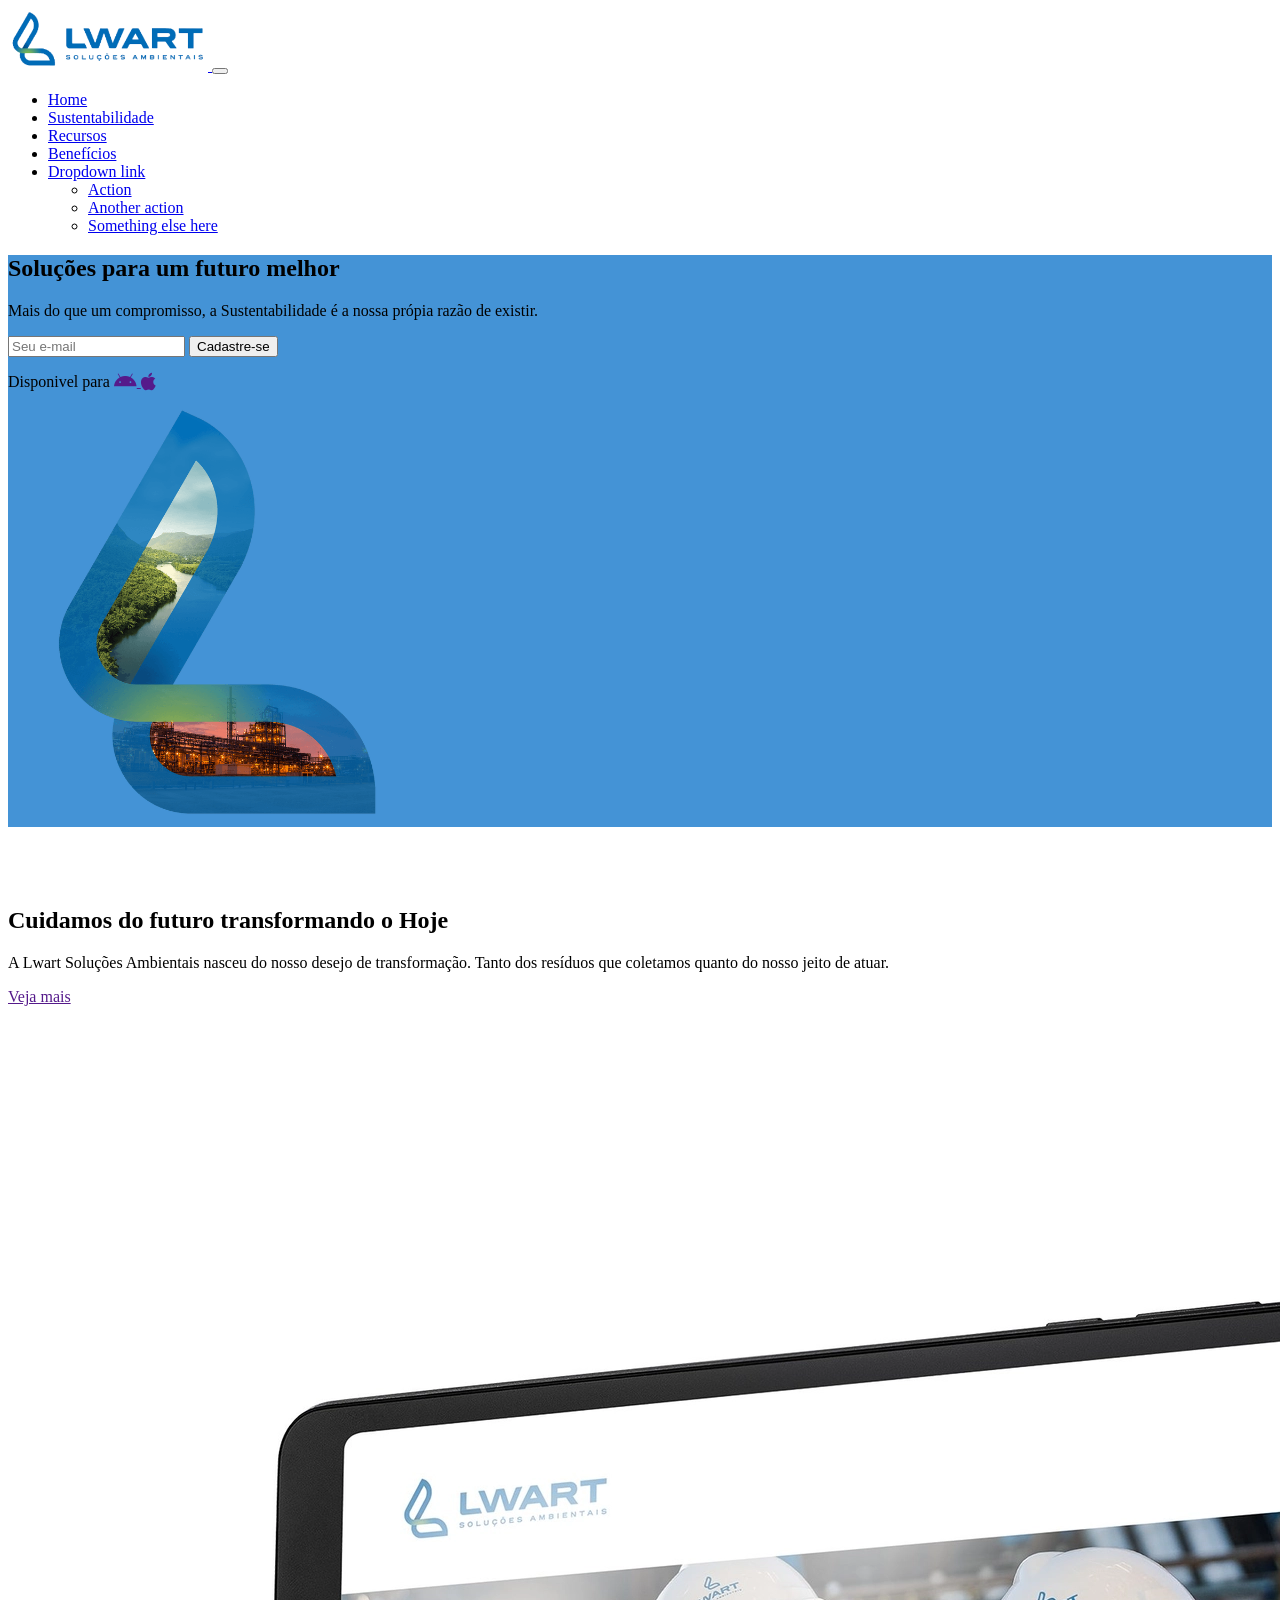
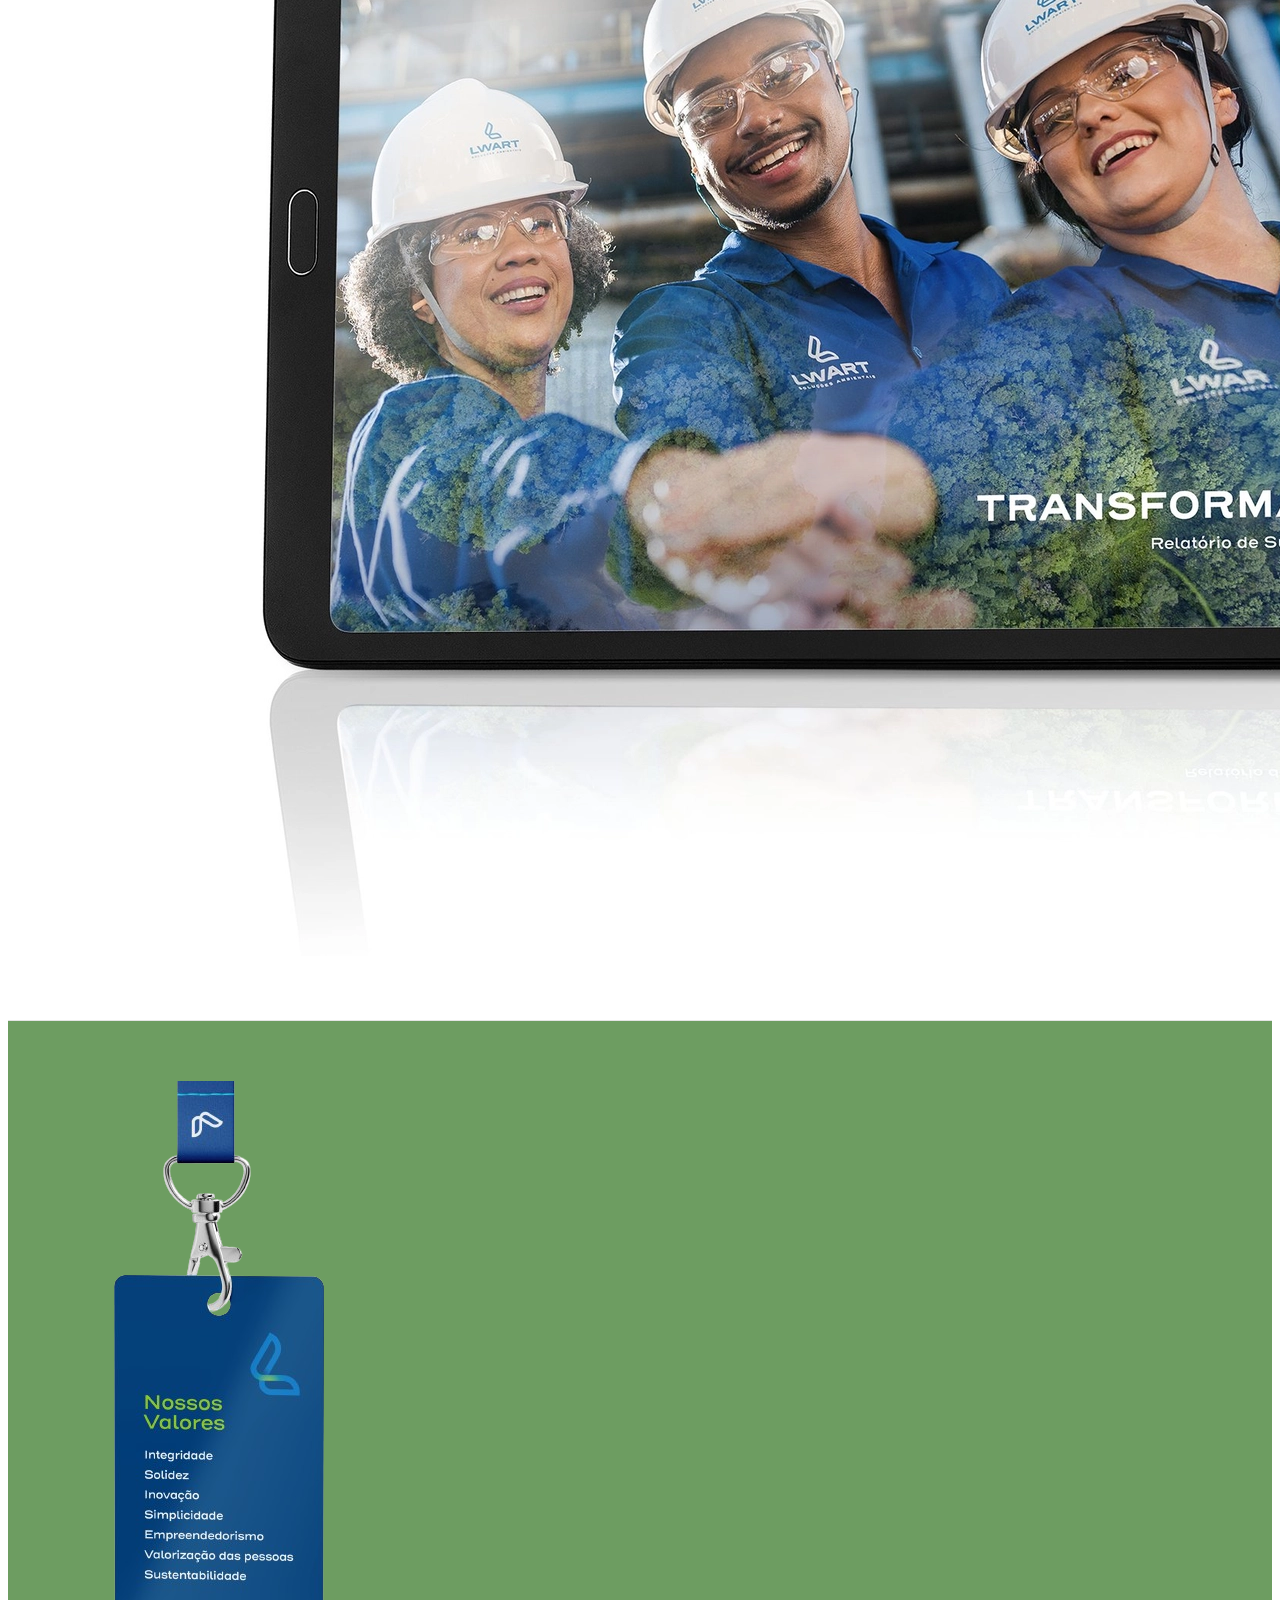
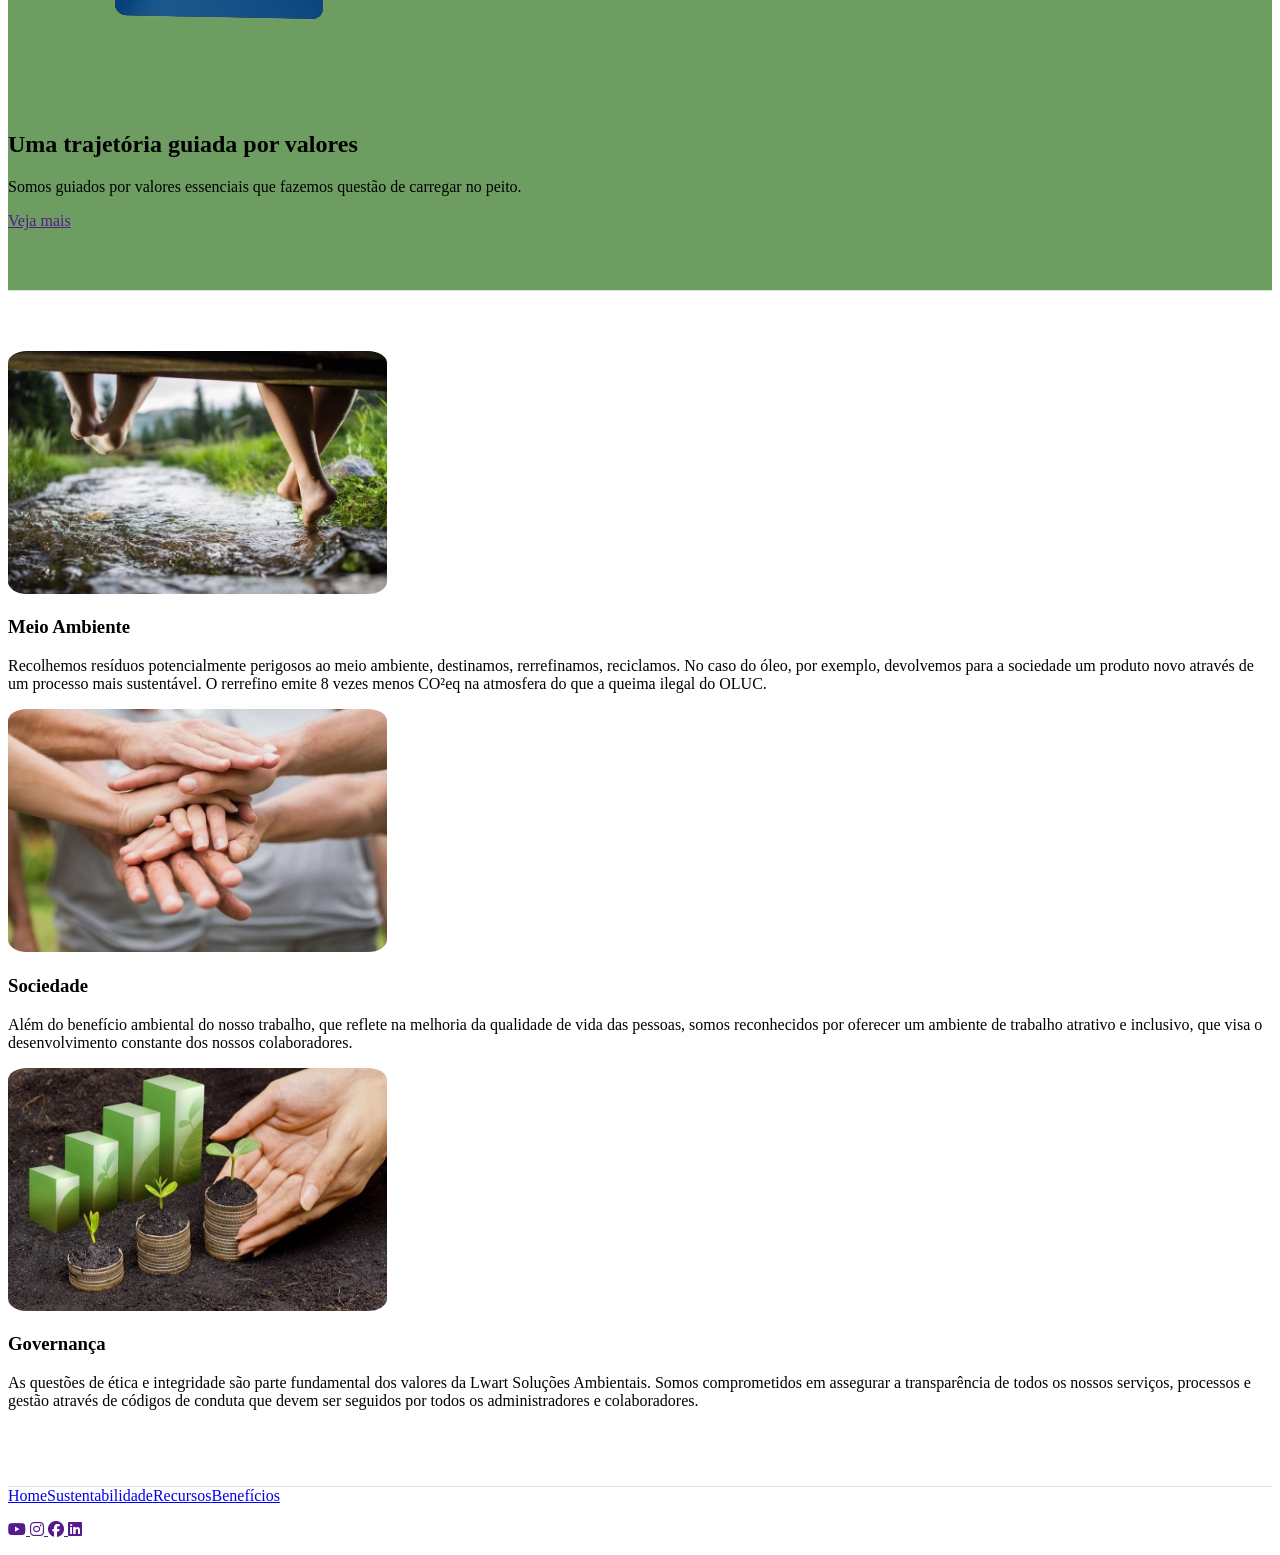
<file: Lwart/index.html>
<!DOCTYPE html>
<html lang="en">
<head>
    <meta charset="UTF-8">
    <meta name="viewport" content="width=device-width, initial-scale=1.0">
    <link rel="stylesheet" href="https://use.fontawesome.com/releases/v5.3.1/css/all.css"integrity="sha384-mzrmE5qonljUremFsqc01SB46JvROS7bZs3IO2EmfFsd15uHvIt+Y8vEf7N7fWAU" crossorigin="anonymous">
    <link href="https://cdn.jsdelivr.net/npm/bootstrap@5.0.2/dist/css/bootstrap.min.css" rel="stylesheet"integrity="sha384-EVSTQN3/azprG1Anm3QDgpJLIm9Nao0Yz1ztcQTwFspd3yD65VohhpuuCOmLASjC" crossorigin="anonymous"/>
    <link rel="stylesheet" href="https://cdnjs.cloudflare.com/ajax/libs/font-awesome/6.5.2/css/all.min.css" integrity="sha512-SnH5WK+bZxgPHs44uWIX+LLJAJ9/2PkPKZ5QiAj6Ta86w+fsb2TkcmfRyVX3pBnMFcV7oQPJkl9QevSCWr3W6A==" crossorigin="anonymous" referrerpolicy="no-referrer" />
    <link rel="stylesheet" href="css/styles.css">
    <link rel="shortcut icon" href="imagens/card-share-lwart.png" type="image/x-icon" w/>
    <title>Lwart Soluções Ambientais</title>
</head>

<body>
  <!--inicio do cabeçalho-->
  <header>
    <nav class="navbar navbar-expand-sm btn btn-dark">
      <div class="container">

        <a class="navbar-brand" href="#">
          <img src="imagens/images-lg (1).png" alt="" width="200">
        </a>


        <button class="navbar-toggler" type="button" data-bs-toggle="collapse" data-bs-target="#nav-principal"aria-controls="navbarSupportedContent" aria-expanded="false" aria-label="Toggle navigation">
          <span class="navbar-toggler-icon"></span>
        </button>

        <div class="collapse navbar-collapse" id="nav-principal">

          <ul class="navbar-nav ms-auto">
            <li class="nav-item">
              <a class="nav-link" href="#">Home</a>
            </li>
            <li class="nav-item">
              <a class="nav-link" href="#">Sustentabilidade</a>
            </li>
            <li class="nav-item">
              <a class="nav-link" href="#">Recursos</a>
            </li>
            <li class="nav-item">
              <a class="nav-link" href="#">Benefícios</a>
            </li>
            <li class="nav-item dropdown">
              <a class="nav-link dropdown-toggle btn btn-outline-light" href="#" id="navbarDropdownMenuLink" role="button" data-bs-toggle="dropdown" aria-expanded="false">
                Dropdown link
              </a>
              <ul class="dropdown-menu" aria-labelledby="navbarDropdownMenuLink">
                <li><a class="dropdown-item" href="#">Action</a></li>
                <li><a class="dropdown-item" href="#">Another action</a></li>
                <li><a class="dropdown-item" href="#">Something else here</a></li>
              </ul>
            </li>
          </ul>
        </div>
      </div>
    </nav>
  </header>
  <!--fim do cabeçalho-->

  <!-- inicio da seção home -->
  <section id="home">
    <div class="container">
      <div class="row">

        <div class="col-md-6 d-flex">

          <div class="align-self-center">
            <h1 class="display-4">Soluções para um futuro melhor</h1>
            <p>Mais do que um compromisso, a Sustentabilidade é a nossa própia razão de existir.</p>

            <form class="mt-4 mb-4">
              <div class="input-group input-group-lg">
                <input type="text" placeholder="Seu e-mail" class="form-control">
                <button type="button" class="btn btn-primary">Cadastre-se</button>
              </div>
            </form>
            <p>Disponivel para
              <a href="" class="btn btn-outline-dark">
                <i class="fab fa-android fa-lg"></i>
              </a>
              <a href="" class="btn btn-outline-dark">
                <i class="fab fa-apple fa-lg"></i>
              </a>
            </p>
          </div>
        </div>
        <!-- final dos textos -->

        <div class="col-md-6 d-none d-md-block mt-2">
          <img src="imagens/logo-essencia.png" alt="logoessen" width="400">
        </div>
      </div>
    </div>

  </section>
  <!-- fim da sessão home -->

  <!-- inicio da sessão saiba -->
  <section class="caixa">
    <div class="container">
      <div class="row">
        <div class="col-md-6 d-flex">
          <div class="align-self-center">
            <h2>Cuidamos do futuro transformando o Hoje</h2>
            <p>A Lwart Soluções Ambientais nasceu do nosso desejo de transformação. Tanto dos resíduos que coletamos quanto do nosso jeito de atuar.</p>
            <a href="" class="btn btn-primary">Veja mais</a>
          </div>
        </div>

        <div class="col-md-6 d-none d-md-block mt-3">
          <img class="img-fluid" src="imagens/relatorio-sustentabilidade-2023.webp" alt="logoessen">
        </div>
      </div>
    </div>

  </section>
  <!-- final da sessão saiba -->

  <!-- incio da sessão juros -->
    <section class="cracha">
        <div class="container">
          <div class="row">
            <div class="col-md-6">
              <img class="img-fluid" src="imagens/cracha-.png" alt="juros.png">
            </div>
        

        <div class="col-md-6 d-flex">
          <div class="align-self-lg-center">
            <h2>Uma trajetória guiada por valores</h2>
            <p>Somos guiados por valores essenciais que fazemos questão de carregar no peito.</p>
            <a href="" class="btn btn-primary">Veja mais</a>
          </div>
          
        </div>
      </div>
      </div>
    </section>
  <!-- final da sessão juros -->
    
  <section class="caixa">
    <div class="container">
      <div class="row">
        <div class="col">
          <img class="border" class="img-fluid" src="imagens/meio-ambiente.webp" alt=". . .">
          <h3>Meio Ambiente</h3>
          <p>Recolhemos resíduos potencialmente perigosos ao meio ambiente, destinamos, rerrefinamos, reciclamos.  No caso do óleo, por exemplo, devolvemos para a sociedade um produto novo através de um processo mais sustentável. O rerrefino emite 8 vezes menos CO²eq na atmosfera do que a queima ilegal do OLUC.</p>
          </div>

          <div class="col">
            <img class="border" class="img-fluid" src="imagens/sociedade.webp" alt=". . .">
            <h3>Sociedade</h3>
            <p>Além do benefício ambiental do nosso trabalho, que reflete na melhoria da qualidade de vida das pessoas, somos reconhecidos por oferecer um ambiente de trabalho atrativo e inclusivo, que visa o desenvolvimento constante dos nossos colaboradores.</p>
          </div>

            <div class="col">
              <img class="border" class="img-fluid" src="imagens/governanca.webp" alt=". . .">
              <h3>Governança</h3>
              <p>As questões de ética e integridade são parte fundamental dos valores da Lwart Soluções Ambientais. Somos comprometidos em assegurar a transparência de todos os nossos serviços, processos e gestão através de códigos de conduta que devem ser seguidos por todos os administradores e colaboradores.</p>
            </div>
          </div>
        </div>
  </section>

  <!--Início do Rodapé-->
    <div class="container">
      <div class="row">
        <div class="col-md-6 mt-2">
          <div class="man">

            <a class="nav-link" href="#">Home</a>

            <a class="nav-link" href="#">Sustentabilidade</a>

            <a class="nav-link" href="#">Recursos</a>

            <a class="nav-link" href="#">Benefícios</a>
          </div>
        </div>

        <div class="col-md-6 mt-2">
          <p>
            <a href="" class="btn btn-outline-dark">
              <i class="fa-brands fa-youtube"></i>
            </a>

            <a href="" class="btn btn-outline-dark">
              <i class="fa-brands fa-instagram"></i>
            </a>

            <a href="" class="btn btn-outline-dark">
              <i class="fa-brands fa-facebook"></i>
            </a>

            <a href="" class="btn btn-outline-dark">
              <i class="fa-brands fa-linkedin"></i>
            </a>
          </p>
        </div>
      </div>
    </div>
  































  <script src="https://cdn.jsdelivr.net/npm/bootstrap@5.0.2/dist/js/bootstrap.bundle.min.js"
    integrity="sha384-MrcW6ZMFYlzcLA8Nl+NtUVF0sA7MsXsP1UyJoMp4YLEuNSfAP+JcXn/tWtIaxVXM" crossorigin="anonymous">
  </script>
</body>
</html>
</file>
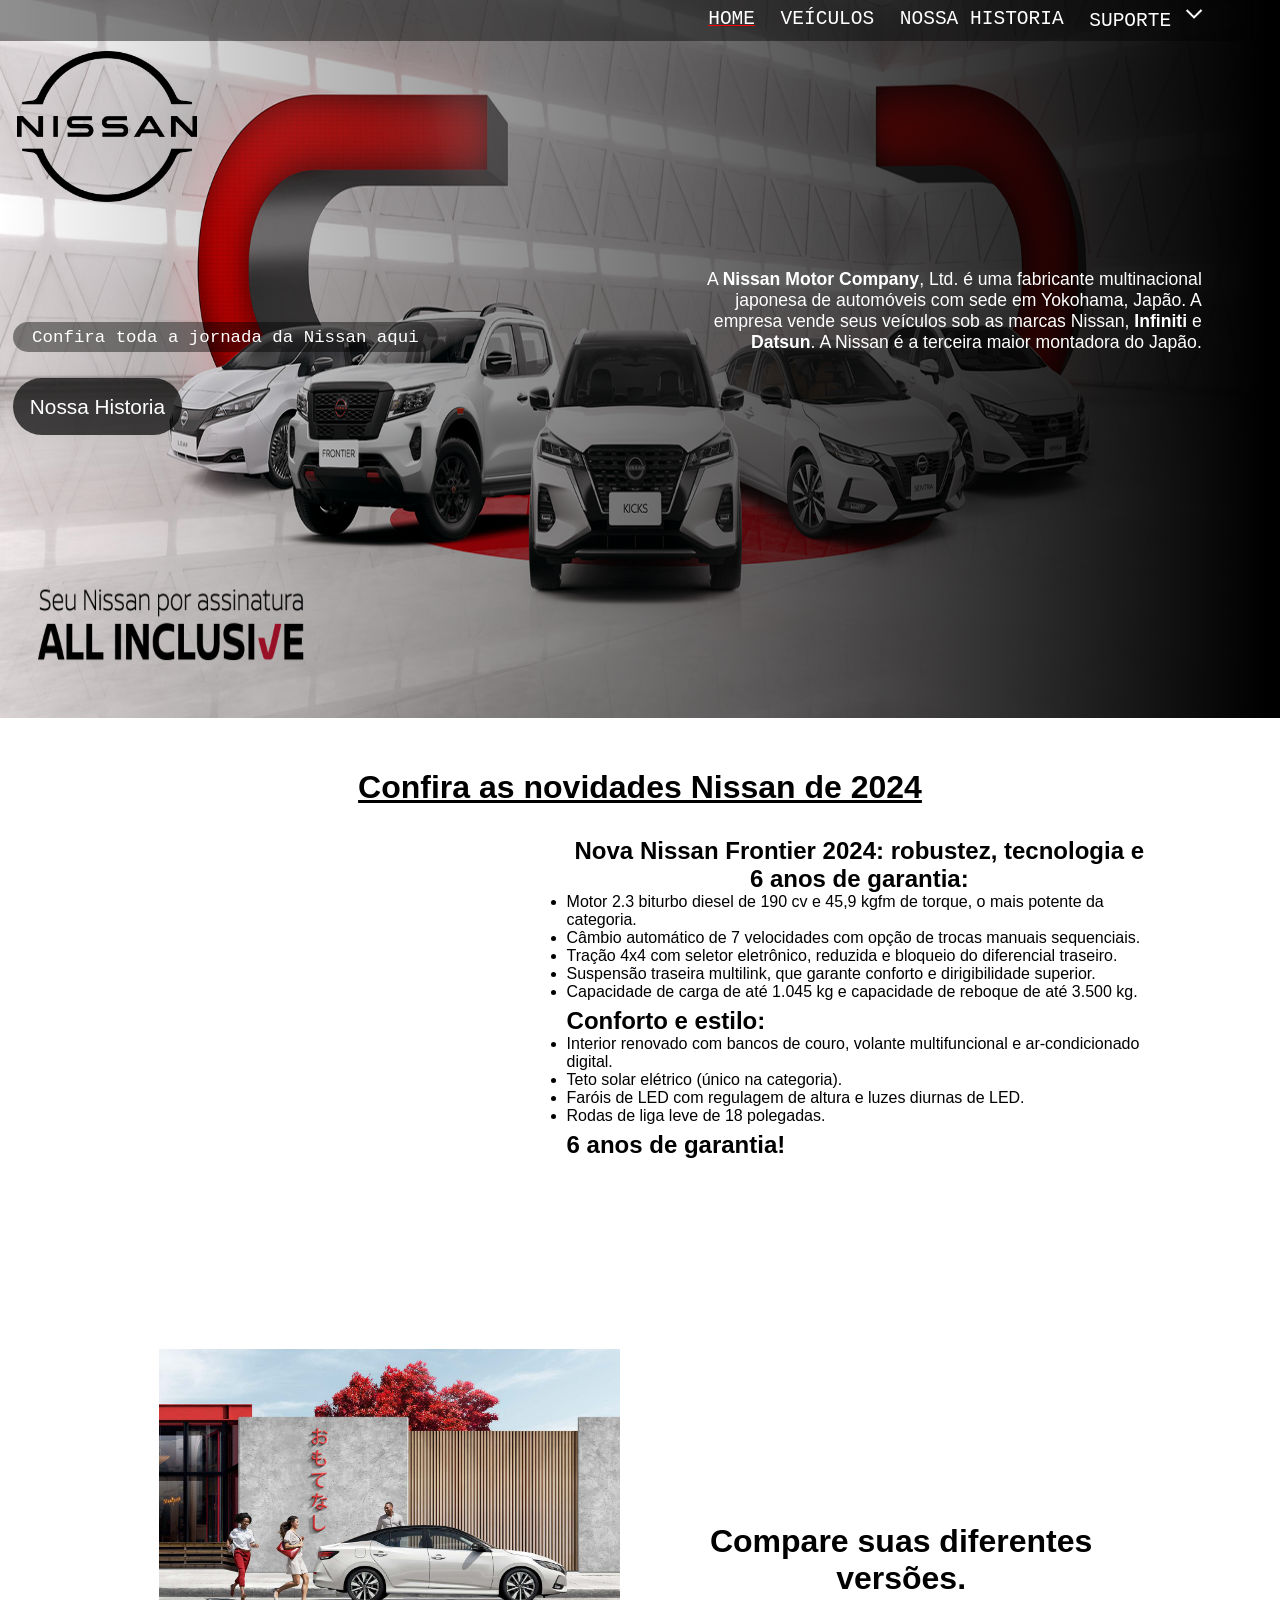
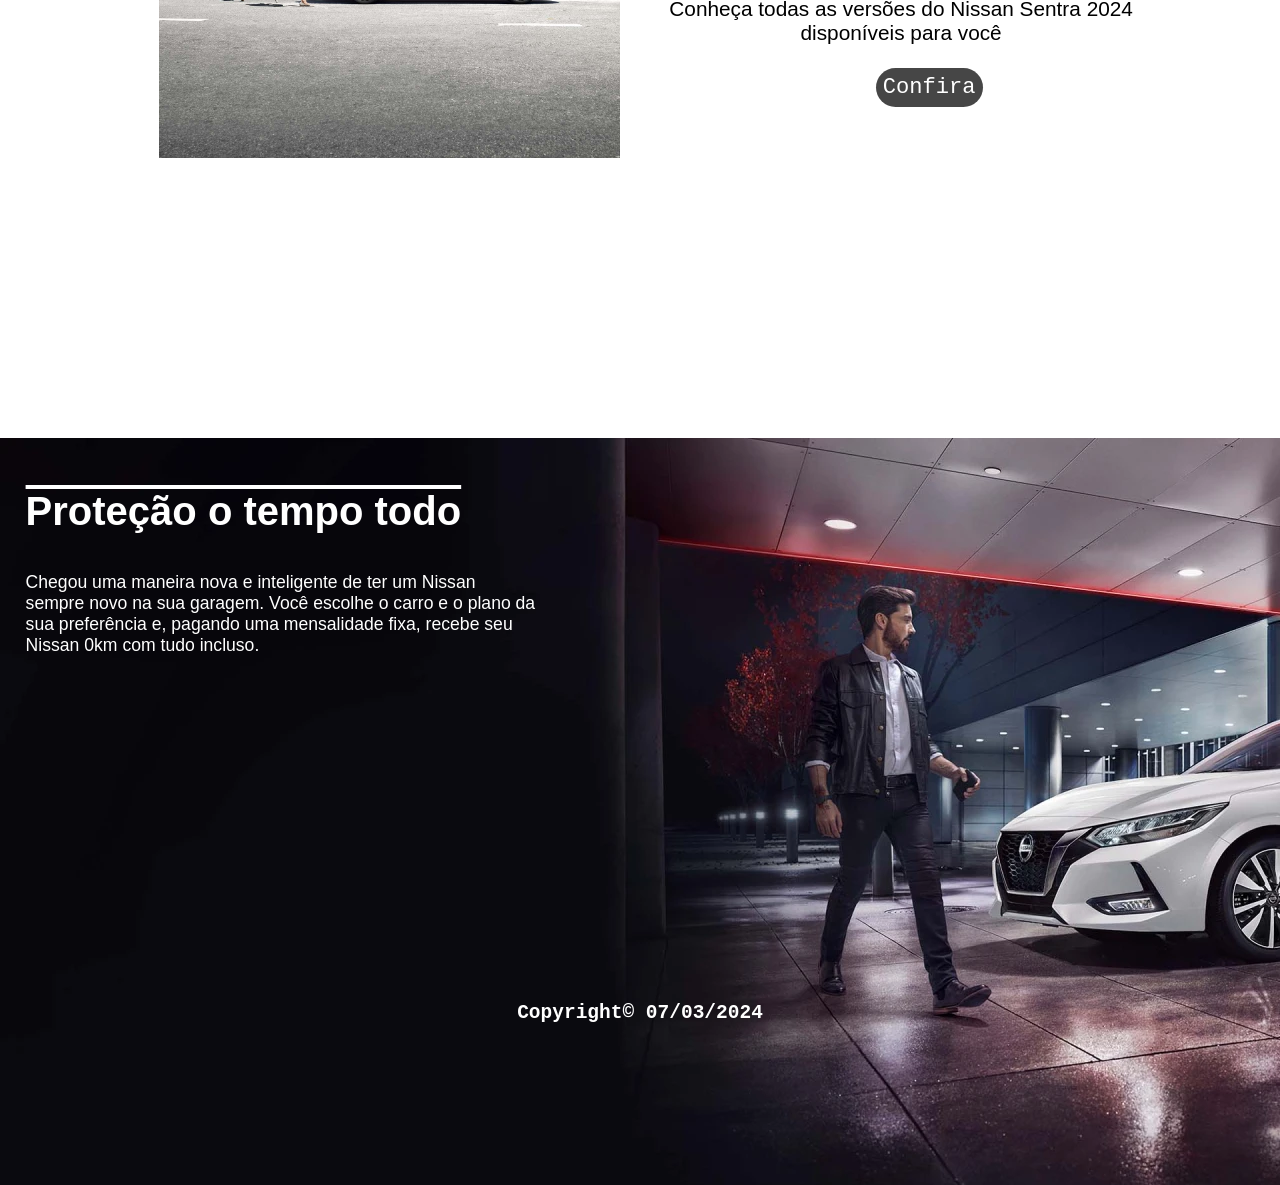
<file: Nissan final/index.html>
<!DOCTYPE html>
<html lang="en">
  <head>
    <meta charset="UTF-8" />
    <meta name="viewport" content="width=device-width, initial-scale=1.0" />
    <title>Nissan</title>
    <link rel="shortcut icon" href="imagens/icon.jpg" type="image/x-icon" />
    <link rel="stylesheet" href="homecss/teste.css" />
    <link rel="stylesheet" href="homecss/conteudo.css" />
  </head>

  <body class="Bhome">
    <div id="conteiner">
      <div id="slider">
        <figure>
          <img class="imagens" src="imagens/Move-Desk_ 2666x1500.jpg" />
          <img class="imagens" src="imagens/monte de carros.webp" />
          <img
            class="imagens"
            src="imagens/FILES-JAPAN-AUTO-NISSAN-RECALL.jpg"
          />
          <img
            class="imagens"
            src="imagens/2NovaFrontier_banners_pace_desktop_3000x1300.psd-min.png.ximg.full.hero.png"
          />
          <img class="imagens" src="imagens/Move-Desk_ 2666x1500.jpg" />
        </figure>
      </div>
      <div id="conteudo">
        <div id="topo-b"></div>
        <div id="coisa">
          <a href="index.html"
            ><img
              id="logo"
              src="imagens/nissan logo.png"
              alt="logo"
              width="180"
          /></a>
          <div class="butao">
            <p id="confira">Confira toda a jornada da Nissan aqui</p>
            <a href="historia.html">Nossa Historia</a>
          </div>
        </div>
        <ul id="right">
          <ul id="menuH">
            <li class="home">
              <a id="home" href="index.html">HOME</a>
            </li>
            <li class="veiculos">
              <a id="veiculos" href="carros.html">VEÍCULOS</a>
            </li>
            <li class="nh">
              <a id="nh" href="historia.html">NOSSA HISTORIA</a>
            </li>
            <li class="suporte">
              <a id="suporte" href="#"
                >SUPORTE
                <img class="setinha" src="imagens/setinhadumal.png" width="22"
              /></a>
              <ul id="resp-suporte">
                <li>
                  <a href="">CONTATO</a>
                </li>
                <li>
                  <a href="#">RECALL</a>
                </li>
              </ul>
            </li>
          </ul>
          <p id="curiosidade">
            A <strong>Nissan Motor Company</strong>, Ltd. é uma fabricante
            multinacional japonesa de automóveis com sede em Yokohama, Japão. A
            empresa vende seus veículos sob as marcas Nissan,
            <strong>Infiniti</strong> e <strong>Datsun</strong>. A Nissan é a
            terceira maior montadora do Japão.
          </p>
        </ul>
      </div>
      <div id="conteudoC">
        <h1>Confira as novidades Nissan de 2024</h1>
        <div class="frontier">
          <iframe
            id="frontier"
            src="https://www.youtube.com/embed/93wYlA3fSOc?si=ixqY51_GuHpSjRce"
            title="YouTube video player"
            frameborder="0"
            allow="accelerometer; autoplay; clipboard-write; encrypted-media; gyroscope; picture-in-picture; web-share"
            allowfullscreen
          ></iframe>
          <div id="ulS">
          <h2>
            Nova Nissan Frontier 2024: robustez, tecnologia e 6 anos de garantia:
          </h2>
          
          <ul>
            <li>
              Motor 2.3 biturbo diesel de 190 cv e 45,9 kgfm de torque, o mais
              potente da categoria.
            </li>
            <li>
              Câmbio automático de 7 velocidades com opção de trocas manuais
              sequenciais.
            </li>
            <li>
              Tração 4x4 com seletor eletrônico, reduzida e bloqueio do
              diferencial traseiro.
            </li>
            <li>
              Suspensão traseira multilink, que garante conforto e
              dirigibilidade superior.
            </li>
            <li>
              Capacidade de carga de até 1.045 kg e capacidade de reboque de até
              3.500 kg.
            </li>
          </ul>
          <h2 id="contex">Conforto e estilo:</h2>
          <ul>
            <li>
              Interior renovado com bancos de couro, volante multifuncional e
              ar-condicionado digital.
            </li>
            <li>Teto solar elétrico (único na categoria).</li>
            <li>
              Faróis de LED com regulagem de altura e luzes diurnas de LED.
            </li>
            <li>Rodas de liga leve de 18 polegadas.</li>
          </ul>
          <h2 id="contex">6 anos de garantia!</h2>
        </div>
      </div>
        <div id="conteudoD">
          <div id="carro1">
            <img
              src="imagens/sentra-comparador-d2.jpg"
              alt="sentra-comparador-d2"
            />
            <h1>Compare suas diferentes versões.</h1>
            <p>
              Conheça todas as versões do Nissan Sentra 2024 disponíveis para
              você
            </p>
            <a class="botao" href="#">Confira</a>
          </div>
        </div>
      </div>
    </div>

    <div id="container2" img="imagens/pic-banner-sentra-1.webp">
      <h1 id="titulot2">Proteção o tempo todo</h1>
      <p>Chegou uma maneira nova e inteligente de ter um Nissan sempre novo na sua garagem. Você escolhe o carro e o plano da sua preferência e, pagando uma mensalidade fixa, recebe seu Nissan 0km com tudo incluso.</p>

      <div class="copy">
        <h2>Copyright© 07/03/2024</h2>
      </div>
    </div>
  </body>
</html>
</file>
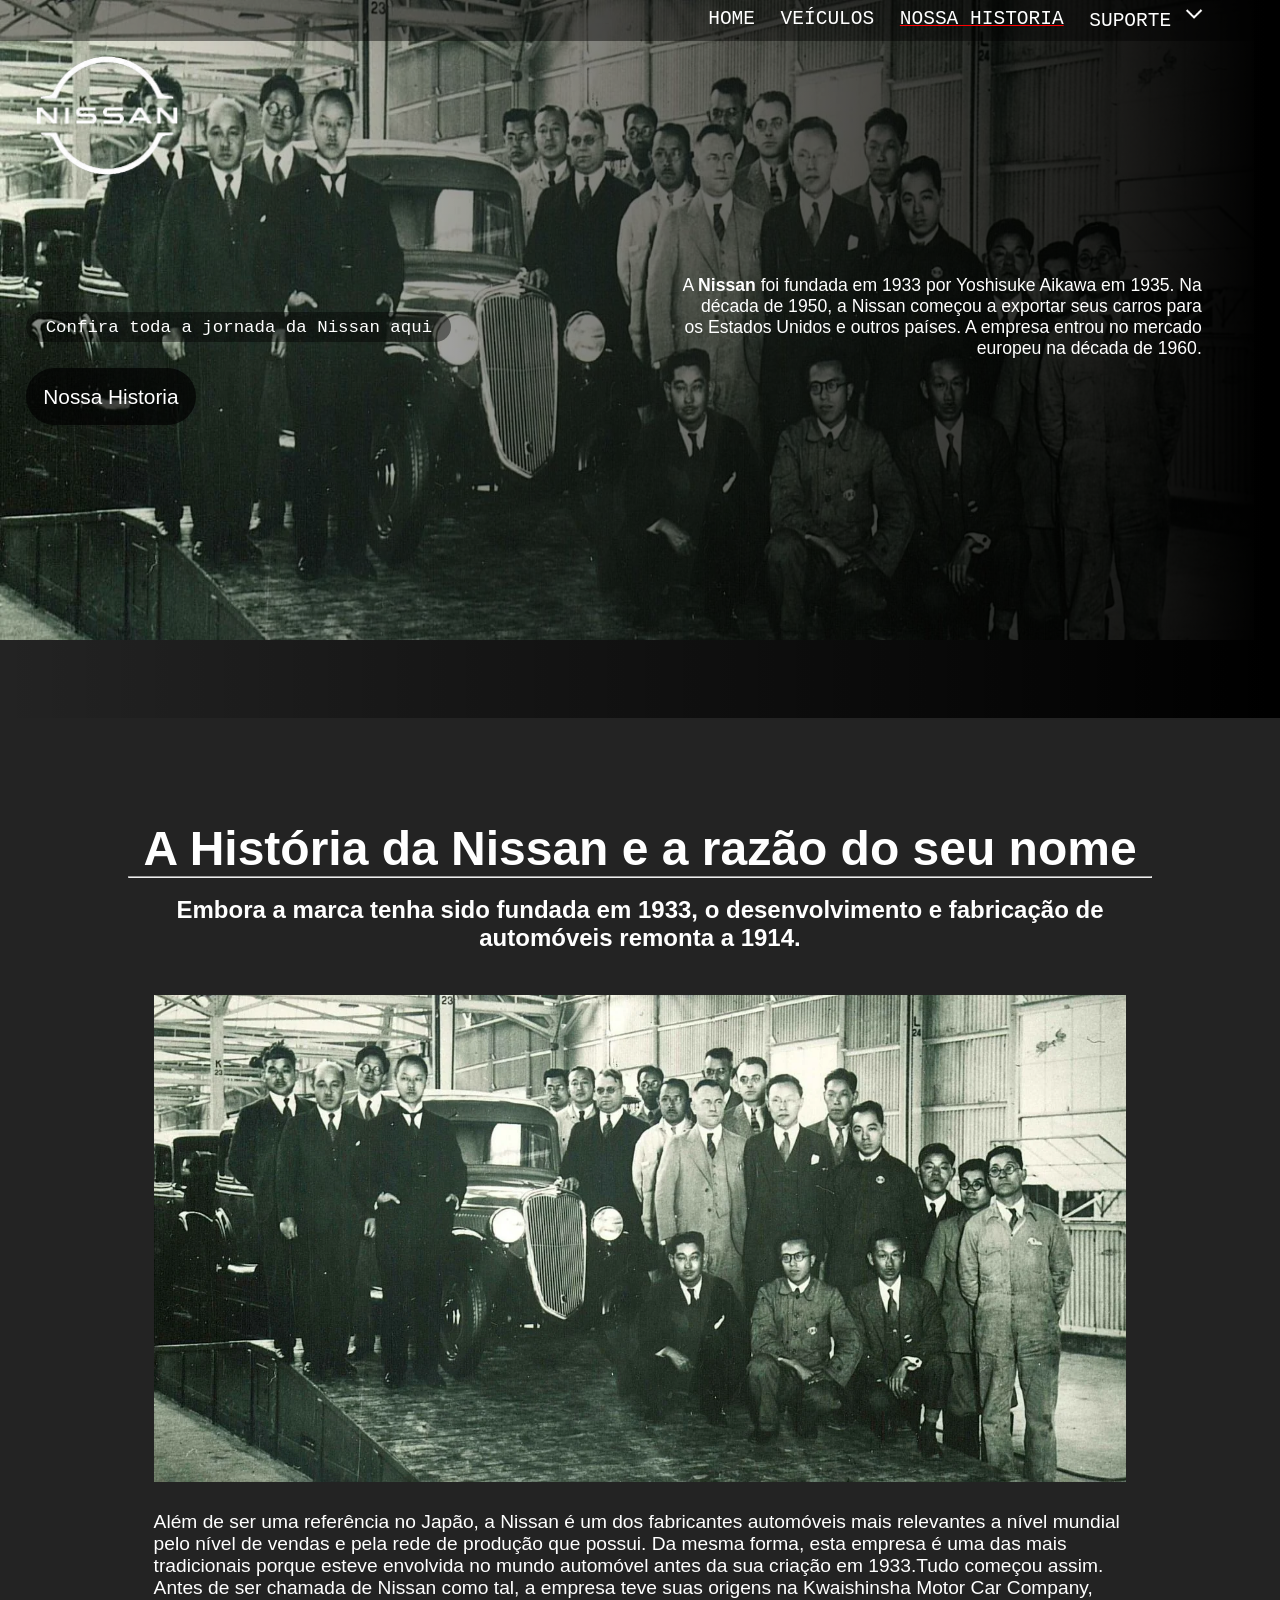
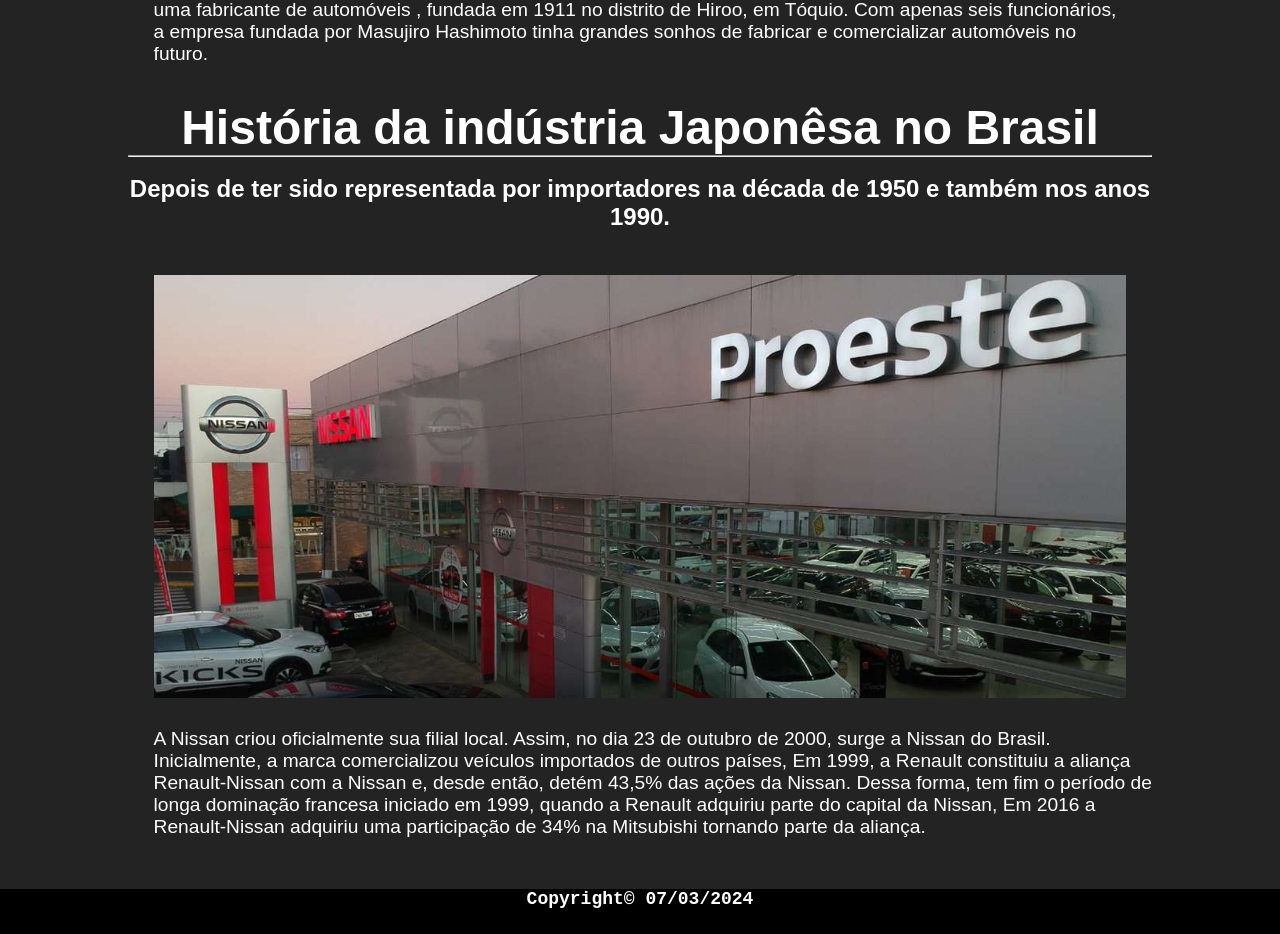
<file: Nissan final/historia.html>
<!DOCTYPE html>
<html lang="en">

<head>
  <meta charset="UTF-8" />
  <meta name="viewport" content="width=device-width, initial-scale=1.0" />
  <title>Nissan</title>
  <link rel="shortcut icon" href="imagens/icon.jpg" type="image/x-icon">
  <link rel="stylesheet" href="historiacss/historia.css">
  <link rel="stylesheet" href="historiacss/Hconteudo.css" />
</head>

<body class="Bhistoria">
  <div id="conteiner">
    <div id="slider">
      <img class="imagens" src="imagens/osjapa.webp" alt="os japa legal">
    </div>
    <div id="conteudo">
      <div id="topo-b">
      </div>
      <div id="coisa">
        <a href="index.html"><img id="logo" src="imagens/thumbnail-364x204-removebg-preview.png" alt="logo" width="180"/></a>
        <div class="butao">
          <p id="confira">Confira toda a jornada da Nissan aqui</p>
          <a href="historia.html">Nossa Historia</a>
        </div>
      </div>
    <ul id="right">
      <ul id="menuH">
        <li class="home">
          <a id="home" href="index.html">HOME</a>
        </li>
        <li class="veiculos">
          <a id="veiculos" href="carros.html">VEÍCULOS</a>
        </li>
        <li class="nh">
          <a id="nh" href="historia.html">NOSSA HISTORIA</a>
        </li>
        <li class="suporte">
          <a id="suporte" href="#">SUPORTE <img class="setinha" src="imagens/setinhadumal.png" width="22"></a>
          <ul id="resp-suporte">
            <li>
              <a href="">CONTATO</a>
            </li>
            <li>
              <a href="#">RECALL</a>
            </li>
          </ul>
        </li>
      </ul>
      <p id="curiosidade">A <strong>Nissan</strong> foi fundada em 1933 por Yoshisuke Aikawa em 1935. Na década de 1950, a Nissan começou a exportar seus carros para os Estados Unidos e outros países. A empresa entrou no mercado europeu na década de 1960.</p>
    </ul> 
    </div>
    <div id="Hconteudo">
        <div id="espaco">

            <h1>A História da Nissan e a razão do seu nome</h1>
            <hr>
            <br>
            <h2>Embora a marca tenha sido fundada em 1933, o desenvolvimento e fabricação de automóveis remonta a 1914.</h2>
            <br>
            <div id="HTconteudo">
            <img id="img1" src="imagens/osjapa.webp" alt="os manos" width="1080">
            <p>Além de ser uma referência no Japão, a Nissan é um dos fabricantes automóveis mais relevantes a nível mundial pelo nível de vendas e pela rede de produção que possui. Da mesma forma, esta empresa é uma das mais tradicionais porque esteve envolvida no mundo automóvel antes da sua criação em 1933.Tudo começou assim. Antes de ser chamada de Nissan como tal, a empresa teve suas origens na Kwaishinsha Motor Car Company, uma fabricante de automóveis , fundada em 1911 no distrito de Hiroo, em Tóquio. Com apenas seis funcionários, a empresa fundada por Masujiro Hashimoto tinha grandes sonhos de fabricar e comercializar automóveis no futuro.</p>
            </div>
            <div id="nissanbr">
              <h1>História da indústria Japonêsa no Brasil</h1>
              <hr>
              <br>
              <h2>Depois de ter sido representada por importadores na década de 1950 e também nos anos 1990.</h2>
              <br>
              <img id="img2" src="imagens/proeste-nissan.jpg" alt="nissan-brasileira" width="1080">
              <p>A Nissan criou oficialmente sua filial local. Assim, no dia 23 de outubro de 2000, surge a Nissan do Brasil. Inicialmente, a marca comercializou veículos importados de outros países, Em 1999, a Renault constituiu a aliança Renault-Nissan com a Nissan e, desde então, detém 43,5% das ações da Nissan. Dessa forma, tem fim o período de longa dominação francesa iniciado em 1999, quando a Renault adquiriu parte do capital da Nissan, Em 2016 a Renault-Nissan adquiriu uma participação de 34% na Mitsubishi tornando parte da aliança.</p>
            </div>
            </div>
                
            </div>
            <div class="copy">
              <h2>Copyright© 07/03/2024</h2>
            </div>
          
        </div>
</body>

</html>
</file>
<file: Lwart/css/styles.css>
.caixa{
    padding: 60px 0;
    border-bottom: 1px solid #e5e5e5;
}

.border{
    border-radius: 5%;
}

#home{
    background: #4493D6;
}

.cracha{
    background: #6D9D61;
    padding: 60px 0;
    border-bottom: 1px solid #e5e5e5;
}

.man{
    display: flex;
    flex-direction: row;
}
</file>
<file: Nissan final/homecss/teste.css>
* {
  margin: 0;
  padding: 0;
}

body {
  background-color: rgb(255, 255, 255);
}

#container {
  width: 100%;
  height: 100%;
}

#slider {
  overflow: hidden;
}

#slider figure {
  position: relative;
  width: 500%;
  margin: 0;
  left: 0;
  animation: 25s slider infinite;
}

#slider figure img {
  float: left;
  width: 20%;
  z-index: 1;
}

@keyframes slider {
  0% {
    left: 0;
  }

  20% {
    left: 0;
  }

  25% {
    left: -100%;
  }

  45% {
    left: -100%;
  }

  50% {
    left: -200%;
  }

  70% {
    left: -200%;
  }

  75% {
    left: -300%;
  }

  95% {
    left: -300%;
  }

  100% {
    left: -400%;
  }
}

#slider {
  position: absolute;
  height: 79.8vh;
}

#conteudo {
  background: rgb(255, 255, 255);
  background: -moz-linear-gradient(
    90deg,
    rgba(255, 255, 255, 0) 0%,
    rgba(0, 0, 0, 0.4682247899159664) 44%,
    rgba(0, 0, 0, 1) 99%
  );
  background: -webkit-linear-gradient(
    90deg,
    rgba(255, 255, 255, 0) 0%,
    rgba(0, 0, 0, 0.4682247899159664) 44%,
    rgba(0, 0, 0, 1) 99%
  );
  background: linear-gradient(
    90deg,
    rgba(255, 255, 255, 0) 0%,
    rgba(0, 0, 0, 0.4682247899159664) 44%,
    rgba(0, 0, 0, 1) 99%
  );
  filter: progid:DXImageTransform.Microsoft.gradient(startColorstr="#ffffff", endColorstr="#000000", GradientType=1);
  position: relative;
  z-index: 2;
  height: 79.8vh;
}
#topo-b{
  height: 4.5vh;
  width:98%;
  position: absolute;
  background-color: rgba(0, 0, 0, 0.439);
}


.imagens {
  height: 79.8vh;
}

#logo {
  margin-bottom: 29%;
  padding: 1%;
  padding-top: 10%;
}
.setinha{
  transition: 0.3s;
}
.suporte:hover .setinha {
  transition: 0.3s;
  transform: rotate(0.5turn);
}

#right{
  margin-left: 53%;
}
#menuH {
  position: relative;
  z-index: 99;
  height:2vh;
  padding: 0.7%;
  display: inline-flex;
  list-style: none;
}

#menuH a {
  padding-left: 2vw;
  font-size: 150%;
  color: white;
  text-decoration: none;
  font-family: monospace;
}

#menuH a:hover {
  color: rgb(184, 184, 184);
  transition: 0.15s;
}

#resp-suporte {
  margin-bottom: 50%;
  display: none;
  list-style: none;
}

#resp-suporte a {
  color: black;
}

#resp-suporte a:hover {
  color: rgb(80, 80, 80);
}

.suporte:hover #resp-suporte {
  text-align: center;
  display: list-item;
  background-color: white;
}

.home,
.promocoes,
.nh,
.veiculos {
  padding-top: 0.8%;
}

body.Bhome #menuH .home #home,
body.Bhistoria #menuH .nh #nh{
  text-decoration: underline red;
}

#coisa {
  padding: 1%;
  float: left;
}

.butao {
  width:110% ;
}

#confira{
  font-family: monospace;
  text-align: center;
  padding: 2%;
  color: white;
  font-size: 134%;
  margin-bottom: 10%;
  padding: 1.2%;
  border-radius:15px;
  background: rgb(0,0,0);
  background: -moz-linear-gradient(0deg, rgba(0,0,0,0.42620798319327735) 100%, rgba(0,0,0,0.7847514005602241) 100%);
  background: -webkit-linear-gradient(0deg, rgba(0,0,0,0.42620798319327735) 100%, rgba(0,0,0,0.7847514005602241) 100%);
  background: linear-gradient(0deg, rgba(0,0,0,0.42620798319327735) 100%, rgba(0,0,0,0.7847514005602241) 100%);
  filter: progid:DXImageTransform.Microsoft.gradient(startColorstr="#000000",endColorstr="#000000",GradientType=1);
}

.butao a {
  text-align: center;
  text-decoration: none;
  color: white;
  font-size: 130%;
  font-family: Arial, Helvetica, sans-serif;
  padding: 4%;
  border-radius: 42px;
  background: rgb(0, 0, 0);
  background: -moz-radial-gradient(
    circle,
    rgba(0, 0, 0, 0.7) 0%,
    rgba(0, 0, 0, 0.6979166666666667) 100%
  );
  background: -webkit-radial-gradient(
    circle,
    rgba(0, 0, 0, 0.7) 0%,
    rgba(0, 0, 0, 0.6979166666666667) 100%
  );
  background: radial-gradient(
    circle,
    rgba(0, 0, 0, 0.7) 0%,
    rgba(0, 0, 0, 0.6979166666666667) 100%
  );
  filter: progid:DXImageTransform.Microsoft.gradient(startColorstr="#000000",endColorstr="#000000",GradientType=1);
}

.butao a:hover {
  text-decoration: underline;
  background: rgb(0, 0, 0);
  background: -moz-radial-gradient(
    circle,
    rgba(0, 0, 0, 0.8) 0%,
    rgba(0, 0, 0, 0.9) 0%
  );
  background: -webkit-radial-gradient(
    circle,
    rgba(0, 0, 0, 0.8) 0%,
    rgba(0, 0, 0, 0.9) 0%
  );
  background: radial-gradient(
    circle,
    rgba(0, 0, 0, 0.8) 0%,
    rgba(0, 0, 0, 0.9) 0%
  );
  filter: progid:DXImageTransform.Microsoft.gradient(startColorstr="#000000",endColorstr="#000000",GradientType=1);

}

#curiosidade{
  font-family: Arial, Helvetica, sans-serif;
  margin-top: 40%;
  margin-right: 13%;
  font-size: 110%;
  color: white;
  text-align:right;
}
</file>
<file: Nissan final/homecss/conteudo.css>
#conteudoC{
    width: 80vw;
    height: auto;
    background-color: rgb(255, 255, 255);
    margin: 0 auto;
}

#conteudoC h1{
    padding-top: 5%;
    text-align: center;
    text-decoration: underline;
    font-size: 200%;
    font-family:'Franklin Gothic Medium', 'Arial Narrow', Arial, sans-serif;
}

#frontier{
    height: 50vh;
    width: 50%;
    padding: 3%;
}

.frontier iframe{
    float: left;
}

.frontier h2{
    padding-top: 3.5%;
    text-align: center;
    font-family: Arial, Helvetica, sans-serif;
}

.frontier {
    height: 100%;
    display: flex;
}

#contex{
    padding-top: 1%;
    text-align: start;
    font-family: Arial, Helvetica, sans-serif;
}

#conteudoD{
    font-family: Arial, Helvetica, sans-serif;
    width: 80vw;
    height: auto;
    background-color: rgb(255, 255, 255);
    margin: 0 auto;
}

#carro1 img{
    float: left;
    height: auto;
    width: 45%;
    padding: 3%;
}

#carro1 h1{
    padding-top: 20%;
    text-align: center;
    text-decoration: none;
}

#carro1 p{
    text-align: center;
    font-size: 130%;
    margin-bottom: 3%;
}

#carro1{
    height:80vh;
}

.botao{
    text-align: center;
    font-size: 170%;
    background-color: rgba(0, 0, 0, 0.726);
    color: white;
    font-family: monospace;
    text-decoration: none;
    padding: 0.7%;
    margin-left: 22%;
    border-radius: 42px;
}

.botao:hover{
    background-color: black;
    transition: 0.15s;
}

#container2{
    background-image: url(../imagens/pic-banner-sentra-1.webp);
    height: 83vh;
    width: 100%;
    color: white;
    font-family: Arial, Helvetica, sans-serif;
}

#titulot2{
    color: white;
    font-family: sans-serif;
}

#container2 h1{
    text-decoration: overline;
    font-size: 250%;
    margin-bottom: 3%;
    padding-top: 4%;
    padding-left: 2%;
}

#container2 p{
    font-size: 110%;
    padding-left: 2%;
    width: 40%;
    margin-bottom: 5%;
}

.copy{
    font-family: monospace;
    font-size: 0.5em small;
    text-align: center;
    text-decoration: none;
    margin-top: 27%;
    color: white;
  }
#ulS{
    margin-top: 1%;
    font-family: Arial, Helvetica, sans-serif;
    font-size: 100%;
}
</file>
<file: Nissan final/historiacss/historia.css>
* {
  margin: 0;
  padding: 0;
}

body {
  background-color: rgb(35, 35, 35);
}

#container {
  width: 100%;
  height: auto;
}

#slider {
  overflow: hidden;
}

#slider figure {
  position: relative;
  width: 500%;
  margin: 0;
  left: 0;
  animation: 25s slider infinite;
}

#slider figure img {
  float: left;
  width: 20%;
  z-index: 1;
}

#slider {
  position: absolute;
  height: 50vw;
}

#conteudo {
  background: rgb(255, 255, 255);
  background: -moz-linear-gradient(
    90deg,
    rgba(255, 255, 255, 0) 0%,
    rgba(0, 0, 0, 0.4682247899159664) 44%,
    rgba(0, 0, 0, 1) 99%
  );
  background: -webkit-linear-gradient(
    90deg,
    rgba(255, 255, 255, 0) 0%,
    rgba(0, 0, 0, 0.4682247899159664) 44%,
    rgba(0, 0, 0, 1) 99%
  );
  background: linear-gradient(
    90deg,
    rgba(255, 255, 255, 0) 0%,
    rgba(0, 0, 0, 0.4682247899159664) 44%,
    rgba(0, 0, 0, 1) 99%
  );
  filter: progid:DXImageTransform.Microsoft.gradient(startColorstr="#ffffff", endColorstr="#000000", GradientType=1);
  position: relative;
  z-index: 2;
  height: 79.8vh;
}

#topo-b{
  height: 4.5vh;
  width:100%;
  position: absolute;
  background-color: rgba(0, 0, 0, 0.439);
}

#topo-b:hover #menuH a{
    color: black;
}

.imagens {
  width: 98vw;
  height: 79.8vh;
}

#logo {
  margin-bottom: 29%;
  padding: 1%;
  padding-top: 10%;
}
.setinha{
  transition: 0.3s;
}
.suporte:hover .setinha {
  transition: 0.3s;
  transform: rotate(0.5turn);
}

#right{
  margin-left: 53%;
}

#menuH {
  position: relative;
  z-index: 99;
  height: 2vw;
  padding: 0.7%;
  display: inline-flex;
  list-style: none;
}

#menuH a {
  padding-left: 2vw;
  font-size: 150%;
  color: white;
  text-decoration: none;
  font-family: monospace;
}

#menuH a:hover {
  transition:0.15s;
  color: rgb(184, 184, 184);
}

#resp-suporte {
  margin-bottom: 50%;
  display: none;
  list-style: none;
}

#resp-suporte a {
  color: black;
}

#resp-suporte a:hover {
  color: rgb(80, 80, 80);
}

.suporte:hover #resp-suporte {
  text-align: center;
  display: list-item;
  background-color: white;
}

.home,
.promocoes,
.nh,
.veiculos {
  padding-top: 0.8%;
}

body.Bhome #menuH .home #home,
body.Bhistoria #menuH .nh #nh{

  text-decoration: underline red;
}

#coisa {
  padding: 1%;
  float: left;
}

.butao {
  margin: 3.5%;
  width:110% ;
}

#confira{
  font-family: monospace;
  text-align: center;
  padding: 2%;
  color: white;
  font-size: 134%;
  margin-bottom: 10%;
  padding: 1.2%;
  border-radius:15px;
  background: rgb(0,0,0);
  background: -moz-linear-gradient(0deg, rgba(0,0,0,0.42620798319327735) 100%, rgba(0,0,0,0.7847514005602241) 100%);
  background: -webkit-linear-gradient(0deg, rgba(0,0,0,0.42620798319327735) 100%, rgba(0,0,0,0.7847514005602241) 100%);
  background: linear-gradient(0deg, rgba(0,0,0,0.42620798319327735) 100%, rgba(0,0,0,0.7847514005602241) 100%);
  filter: progid:DXImageTransform.Microsoft.gradient(startColorstr="#000000",endColorstr="#000000",GradientType=1);
}

.butao a {
  text-align: center;
  text-decoration: none;
  color: white;
  font-size: 130%;
  font-family: Arial, Helvetica, sans-serif;
  padding: 4%;
  border-radius: 42px;
  background: rgb(0, 0, 0);
  background: -moz-radial-gradient(
    circle,
    rgba(0, 0, 0, 0.7) 0%,
    rgba(0, 0, 0, 0.6979166666666667) 100%
  );
  background: -webkit-radial-gradient(
    circle,
    rgba(0, 0, 0, 0.7) 0%,
    rgba(0, 0, 0, 0.6979166666666667) 100%
  );
  background: radial-gradient(
    circle,
    rgba(0, 0, 0, 0.7) 0%,
    rgba(0, 0, 0, 0.6979166666666667) 100%
  );
  filter: progid:DXImageTransform.Microsoft.gradient(startColorstr="#000000",endColorstr="#000000",GradientType=1);
}

.butao a:hover {
  text-decoration: underline;
  background: rgb(0, 0, 0);
  background: -moz-radial-gradient(
    circle,
    rgba(0, 0, 0, 0.8) 0%,
    rgba(0, 0, 0, 0.9) 0%
  );
  background: -webkit-radial-gradient(
    circle,
    rgba(0, 0, 0, 0.8) 0%,
    rgba(0, 0, 0, 0.9) 0%
  );
  background: radial-gradient(
    circle,
    rgba(0, 0, 0, 0.8) 0%,
    rgba(0, 0, 0, 0.9) 0%
  );
  filter: progid:DXImageTransform.Microsoft.gradient(startColorstr="#000000",endColorstr="#000000",GradientType=1);
}

#curiosidade{
  font-family: Arial, Helvetica, sans-serif;
  margin-top: 40%;
  margin-right: 13%;
  font-size: 110%;
  color: white;
  text-align:right;
}
</file>
<file: Nissan final/historiacss/Hconteudo.css>
#Hconteudo {
  color: white;
  width: 80%;
  height: auto;
  background-color: rgb(35, 35, 35);
  margin: 0 auto;
  font-family: Arial, Helvetica, sans-serif;
}

#Hconteudo h1 {
  font-family: Arial, Helvetica, sans-serif;
  color: white;
  text-align: center;
  
  font-size: 300%;
}

#Hconteudo h2 {
    color: white;
    text-align: center;
}

#HTconteudo p{
    margin: 0 auto;
    font-size: larger;
    width: 95%;
    height: 95%;
}

#img1{
    width: 95%;
    height: 95%;
    margin: 2.5%;
}

#img2{
  width: 95%;
  height: 95%;
  margin: 2.5%;
}

#espaco{
    margin-top: 10%;
    width: 100%;
}

#nissanbr{
  margin-top: 35px;
}

#nissanbr p{
  font-size: larger;
  margin-left: 2.5%;
}
.copy{
  height: 5vh;
  background-color: black;
  font-family: monospace;
  font-size: small;
  text-align: center;
  margin-top: 4%;
  color: white;
}
</file>
